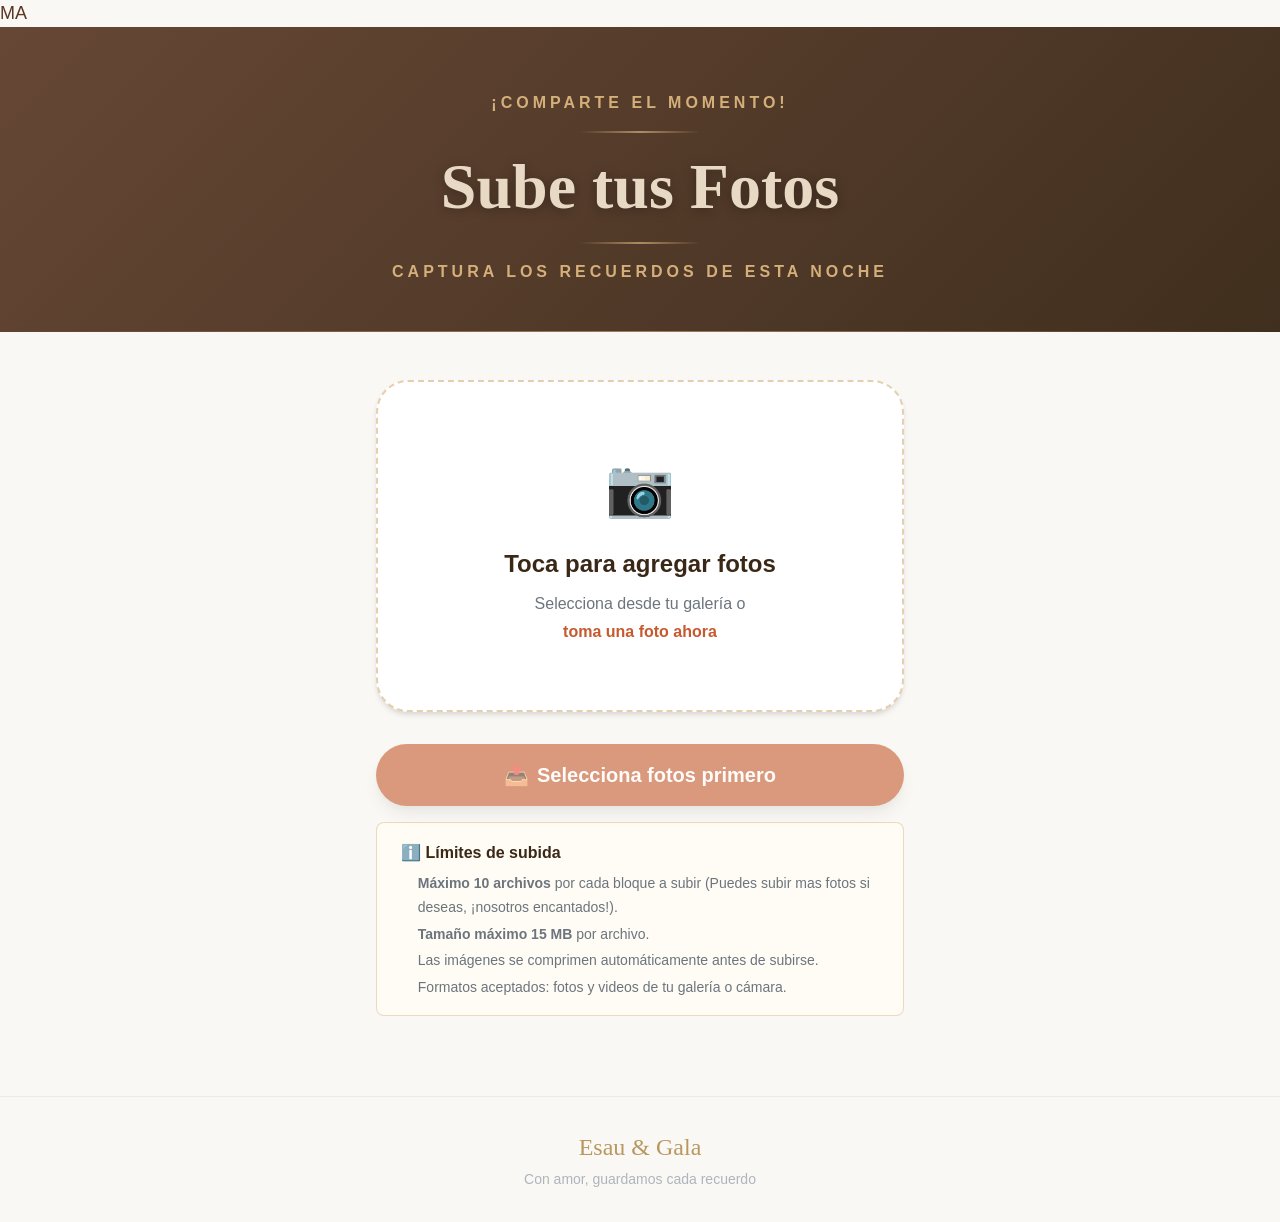
<file: index.html>
<!DOCTYPE html>
<html lang="es">
<head>
    <meta charset="UTF-8">
    <meta http-equiv="refresh" content="0; url=upload.html">
    <title>Redirigiendo...</title>
</head>
<body>
    <p>Redirigiendo... <a href="upload.html">Haz clic aquí si no redirige automáticamente</a></p>
</body>
</html>
</file>
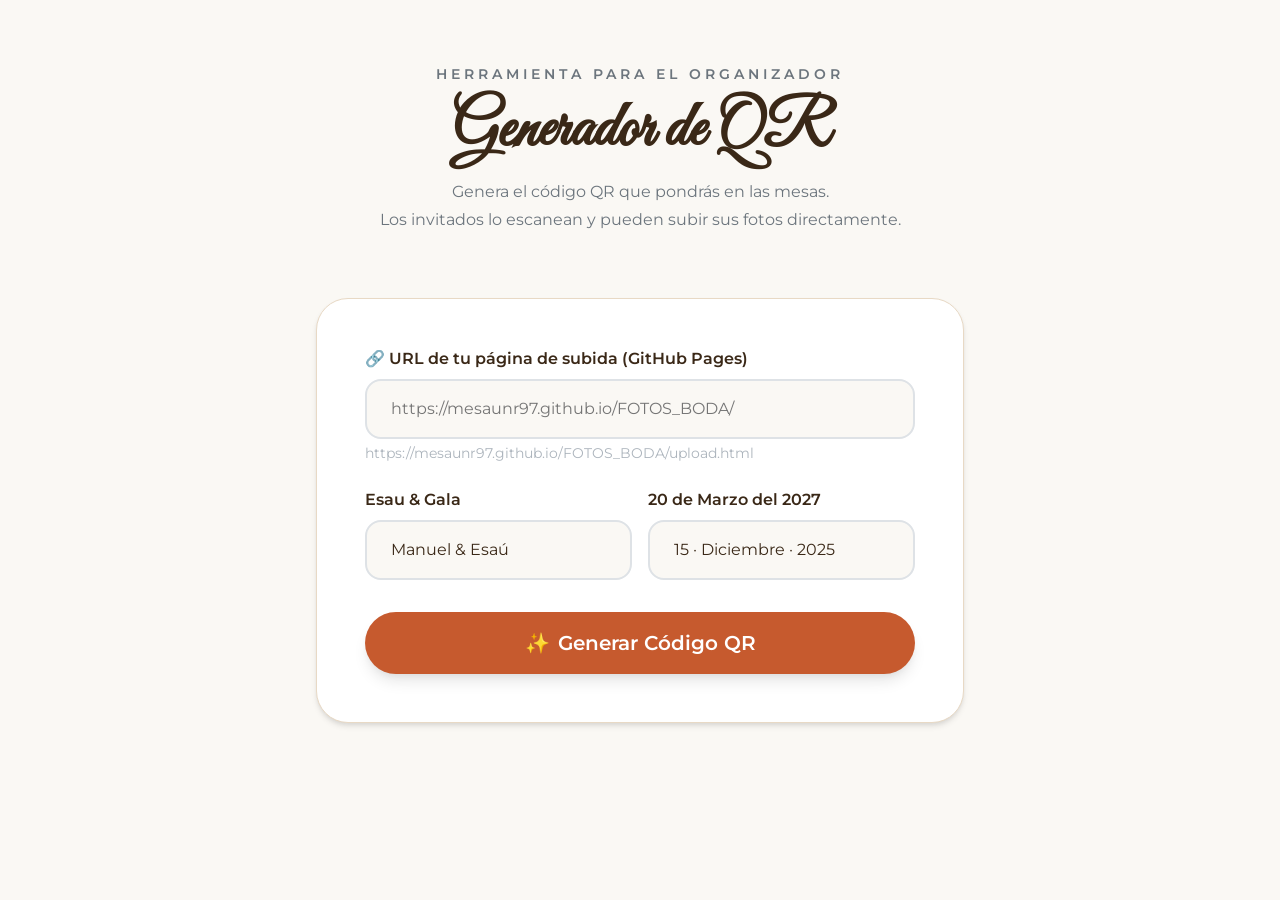
<file: qr.html>
<!DOCTYPE html>
<html lang="es">
<head>
    <meta charset="UTF-8">
    <meta name="viewport" content="width=device-width, initial-scale=1.0">
    <title>Generar QR — Fotos de la Boda</title>

    <!-- Google Fonts -->
    <link rel="preconnect" href="https://fonts.googleapis.com">
    <link rel="preconnect" href="https://fonts.gstatic.com" crossorigin>
    <link href="https://fonts.googleapis.com/css2?family=Great+Vibes&family=Montserrat:wght@300;400;600;700&display=swap" rel="stylesheet">

    <!-- CSS principal -->
    <link rel="stylesheet" href="Styles.css">

    <!-- Librería QR Code (local, no requiere internet) -->
    <script src="qrcode.min.js"></script>

    <style>
        body {
            background: #faf8f4;
            font-family: var(--font-family-primary);
        }

        .qr-page {
            max-width: 680px;
            margin: 0 auto;
            padding: var(--spacing-3xl) var(--spacing-md);
        }

        /* ── Encabezado ── */
        .qr-header {
            text-align: center;
            margin-bottom: var(--spacing-3xl);
        }

        .qr-header__eyebrow {
            font-size: var(--font-size-xs);
            letter-spacing: 4px;
            text-transform: uppercase;
            color: var(--color-gray-600);
            font-weight: var(--font-weight-semibold);
            margin-bottom: var(--spacing-sm);
        }

        .qr-header__title {
            font-family: var(--font-family-display);
            font-size: var(--font-size-3xl);
            color: var(--color-secondary-dark);
            margin-bottom: var(--spacing-sm);
        }

        .qr-header__desc {
            font-size: var(--font-size-sm);
            color: var(--color-gray-600);
            line-height: var(--line-height-relaxed);
        }

        /* ── Tarjeta de configuración ── */
        .qr-config-card {
            background: #ffffff;
            border-radius: var(--radius-2xl);
            border: 1px solid #e8d9c5;
            box-shadow: var(--shadow-md);
            padding: var(--spacing-2xl);
            margin-bottom: var(--spacing-2xl);
        }

        .qr-config-card__label {
            display: block;
            font-size: var(--font-size-sm);
            font-weight: var(--font-weight-semibold);
            color: var(--color-secondary-dark);
            margin-bottom: var(--spacing-sm);
        }

        .qr-config-card__input {
            width: 100%;
            padding: var(--spacing-md) var(--spacing-lg);
            border: 2px solid var(--color-gray-300);
            border-radius: var(--radius-lg);
            font-family: var(--font-family-primary);
            font-size: var(--font-size-sm);
            color: var(--color-secondary-dark);
            background: #faf8f4;
            transition: border-color var(--transition-fast);
            box-sizing: border-box;
        }

        .qr-config-card__input:focus {
            outline: none;
            border-color: var(--color-primary);
            background: #ffffff;
        }

        .qr-config-card__hint {
            font-size: var(--font-size-xs);
            color: var(--color-gray-500);
            margin-top: var(--spacing-xs);
        }

        .qr-config-card__row {
            display: grid;
            grid-template-columns: 1fr 1fr;
            gap: var(--spacing-md);
            margin-top: var(--spacing-lg);
        }

        @media (max-width: 480px) {
            .qr-config-card__row {
                grid-template-columns: 1fr;
            }
        }

        .qr-generate-btn {
            display: flex;
            align-items: center;
            justify-content: center;
            gap: var(--spacing-sm);
            width: 100%;
            margin-top: var(--spacing-xl);
            padding: var(--spacing-md) var(--spacing-xl);
            background: var(--color-primary);
            color: var(--color-white);
            border-radius: var(--radius-full);
            font-weight: var(--font-weight-semibold);
            font-size: var(--font-size-md);
            border: none;
            cursor: pointer;
            transition: all var(--transition-base);
            box-shadow: var(--shadow-lg);
            font-family: var(--font-family-primary);
        }

        .qr-generate-btn:hover {
            transform: translateY(-2px);
            box-shadow: var(--shadow-xl);
            background: var(--color-primary-dark);
        }

        .qr-generate-btn:active {
            transform: translateY(0);
        }

        /* ── Resultado del QR ── */
        .qr-result {
            display: none;
        }

        .qr-result--visible {
            display: block;
        }

        /* Tarjeta imprimible del QR */
        .qr-card {
            background: #ffffff;
            border-radius: var(--radius-2xl);
            border: 2px solid rgba(212,175,122,0.5);
            box-shadow: var(--shadow-xl);
            padding: var(--spacing-3xl) var(--spacing-2xl);
            text-align: center;
            margin-bottom: var(--spacing-xl);
            position: relative;
            overflow: hidden;
        }

        .qr-card::before {
            content: '';
            position: absolute;
            top: 0; left: 0; right: 0;
            height: 4px;
            background: linear-gradient(90deg, var(--color-primary), var(--color-accent), var(--color-primary));
        }

        .qr-card__top-label {
            font-size: var(--font-size-xs);
            letter-spacing: 4px;
            text-transform: uppercase;
            color: var(--color-gray-500);
            font-weight: var(--font-weight-semibold);
            margin-bottom: var(--spacing-sm);
        }

        .qr-card__title {
            font-family: var(--font-family-display);
            font-size: var(--font-size-2xl);
            color: var(--color-secondary-dark);
            margin-bottom: var(--spacing-xs);
        }

        .qr-card__subtitle {
            font-size: var(--font-size-sm);
            color: var(--color-gray-600);
            margin-bottom: var(--spacing-xl);
        }

        .qr-card__qr-wrapper {
            display: inline-block;
            padding: var(--spacing-lg);
            background: #fff;
            border-radius: var(--radius-xl);
            border: 2px solid rgba(212,175,122,0.4);
            margin-bottom: var(--spacing-xl);
            box-shadow: var(--shadow-md);
        }

        .qr-card__qr-wrapper canvas,
        .qr-card__qr-wrapper img {
            display: block;
            border-radius: var(--radius-md);
        }

        .qr-card__instruction {
            font-size: var(--font-size-md);
            color: var(--color-secondary);
            font-weight: var(--font-weight-semibold);
            margin-bottom: var(--spacing-xs);
        }

        .qr-card__instruction-detail {
            font-size: var(--font-size-sm);
            color: var(--color-gray-500);
            line-height: var(--line-height-relaxed);
        }

        .qr-card__divider {
            width: 80px;
            height: 2px;
            background: linear-gradient(90deg, transparent, var(--color-accent), transparent);
            margin: var(--spacing-lg) auto;
        }

        .qr-card__names {
            font-family: var(--font-family-display);
            font-size: var(--font-size-xl);
            color: var(--color-accent-dark);
        }

        .qr-card__date {
            font-size: var(--font-size-xs);
            color: var(--color-gray-500);
            letter-spacing: 3px;
            text-transform: uppercase;
            margin-top: var(--spacing-xs);
        }

        /* Botones de acción post-generación */
        .qr-actions {
            display: grid;
            grid-template-columns: 1fr 1fr;
            gap: var(--spacing-md);
            margin-bottom: var(--spacing-2xl);
        }

        @media (max-width: 480px) {
            .qr-actions {
                grid-template-columns: 1fr;
            }
        }

        .qr-action-btn {
            display: flex;
            align-items: center;
            justify-content: center;
            gap: var(--spacing-sm);
            padding: var(--spacing-md) var(--spacing-lg);
            border-radius: var(--radius-full);
            font-weight: var(--font-weight-semibold);
            font-size: var(--font-size-sm);
            cursor: pointer;
            transition: all var(--transition-base);
            font-family: var(--font-family-primary);
            border: none;
        }

        .qr-action-btn--primary {
            background: var(--color-secondary);
            color: var(--color-white);
            box-shadow: var(--shadow-md);
        }

        .qr-action-btn--primary:hover {
            background: var(--color-secondary-dark);
            transform: translateY(-2px);
            box-shadow: var(--shadow-lg);
        }

        .qr-action-btn--outline {
            background: transparent;
            color: var(--color-primary);
            border: 2px solid var(--color-primary);
        }

        .qr-action-btn--outline:hover {
            background: var(--color-primary);
            color: white;
        }

        /* URL generada */
        .qr-url-display {
            background: #faf8f4;
            border: 1px solid #e8d9c5;
            border-radius: var(--radius-lg);
            padding: var(--spacing-md) var(--spacing-lg);
            font-size: var(--font-size-xs);
            color: var(--color-primary);
            word-break: break-all;
            font-family: var(--font-family-monospace);
            text-align: center;
            margin-bottom: var(--spacing-2xl);
        }

        /* ── Estilos de impresión ── */
        @media print {
            .qr-header,
            .qr-config-card,
            .qr-actions,
            .qr-url-display,
            .no-print {
                display: none !important;
            }

            .qr-page {
                padding: 0;
                max-width: 100%;
            }

            .qr-result {
                display: block !important;
            }

            .qr-card {
                border: 2px solid #d4af7a;
                box-shadow: none;
                margin: 0;
                page-break-inside: avoid;
            }
        }
    </style>
</head>
<body>
    <div class="qr-page">

        <!-- Encabezado -->
        <header class="qr-header no-print">
            <p class="qr-header__eyebrow">Herramienta para el organizador</p>
            <h1 class="qr-header__title">Generador de QR</h1>
            <p class="qr-header__desc">
                Genera el código QR que pondrás en las mesas.<br>
                Los invitados lo escanean y pueden subir sus fotos directamente.
            </p>
        </header>

        <!-- Tarjeta de configuración -->
        <div class="qr-config-card no-print">
            <label class="qr-config-card__label" for="siteUrl">
                🔗 URL de tu página de subida (GitHub Pages)
            </label>
            <input
                type="url"
                id="siteUrl"
                class="qr-config-card__input"
                placeholder="https://mesaunr97.github.io/FOTOS_BODA/"
                autocomplete="off"
                spellcheck="false"
            >
            <p class="qr-config-card__hint">
                https://mesaunr97.github.io/FOTOS_BODA/upload.html
            </p>

            <div class="qr-config-card__row">
                <div>
                    <label class="qr-config-card__label" for="coupleNames">Esau & Gala </label>
                    <input
                        type="text"
                        id="coupleNames"
                        class="qr-config-card__input"
                        placeholder="Manuel &amp; Esaú"
                        value="Manuel &amp; Esaú"
                    >
                </div>
                <div>
                    <label class="qr-config-card__label" for="weddingDate"> 20 de Marzo del 2027 </label>
                    <input
                        type="text"
                        id="weddingDate"
                        class="qr-config-card__input"
                        placeholder="15 · Diciembre · 2025"
                        value="15 · Diciembre · 2025"
                    >
                </div>
            </div>

            <button class="qr-generate-btn" id="generateBtn">
                <span>✨</span>
                <span>Generar Código QR</span>
            </button>
        </div>

        <!-- Resultado -->
        <div class="qr-result" id="qrResult">

            <!-- URL generada (sin imprimir) -->
            <div class="qr-url-display no-print" id="qrUrlDisplay"></div>

            <!-- Tarjeta imprimible -->
            <div class="qr-card" id="qrCard">
                <p class="qr-card__top-label">Escanea y comparte tus fotos</p>
                <h2 class="qr-card__title" id="qrCardTitle">Manuel &amp; Esaú</h2>
                <p class="qr-card__subtitle">Captura los recuerdos de esta noche especial</p>

                <div class="qr-card__qr-wrapper">
                    <div id="qrContainer"></div>
                </div>

                <p class="qr-card__instruction">📷 Escanea con la cámara de tu celular</p>
                <p class="qr-card__instruction-detail">
                    Sube tus fotos directamente — sin apps, sin registro
                </p>

                <div class="qr-card__divider"></div>

                <p class="qr-card__names" id="qrCardNames">Manuel &amp; Esaú</p>
                <p class="qr-card__date" id="qrCardDate">15 · Diciembre · 2025</p>
            </div>

            <!-- Botones de acción -->
            <div class="qr-actions no-print">
                <button class="qr-action-btn qr-action-btn--primary" id="downloadBtn">
                    <span>⬇️</span> Descargar QR (PNG)
                </button>
                <button class="qr-action-btn qr-action-btn--outline" onclick="window.print()">
                    <span>🖨️</span> Imprimir QR
                </button>
            </div>

        </div>

    </div>

    <script>
        const generateBtn  = document.getElementById('generateBtn');
        const downloadBtn  = document.getElementById('downloadBtn');
        const qrResult     = document.getElementById('qrResult');
        const qrUrlDisplay = document.getElementById('qrUrlDisplay');
        const qrContainer  = document.getElementById('qrContainer');
        const qrCardTitle  = document.getElementById('qrCardTitle');
        const qrCardNames  = document.getElementById('qrCardNames');
        const qrCardDate   = document.getElementById('qrCardDate');

        let qrInstance = null; // guarda la instancia para poder regenerar

        generateBtn.addEventListener('click', generateQR);
        downloadBtn.addEventListener('click', downloadQR);

        function generateQR() {
            const url   = document.getElementById('siteUrl').value.trim();
            const names = document.getElementById('coupleNames').value.trim() || 'Los Novios';
            const date  = document.getElementById('weddingDate').value.trim();

            if (!url) {
                alert('Por favor ingresa la URL de tu página de GitHub Pages.');
                document.getElementById('siteUrl').focus();
                return;
            }

            if (!url.startsWith('http')) {
                alert('La URL debe comenzar con https://');
                document.getElementById('siteUrl').focus();
                return;
            }

            // Actualizar textos de la tarjeta
            qrCardTitle.textContent  = names;
            qrCardNames.textContent  = names;
            qrCardDate.textContent   = date;
            qrUrlDisplay.textContent = url;

            // Limpiar QR anterior si existe
            qrContainer.innerHTML = '';

            // Generar QR con qrcodejs — usa new QRCode(elemento, opciones)
            try {
                qrInstance = new QRCode(qrContainer, {
                    text:           url,
                    width:          280,
                    height:         280,
                    colorDark:      '#3a2817',
                    colorLight:     '#ffffff',
                    correctLevel:   QRCode.CorrectLevel.H
                });

                qrResult.classList.add('qr-result--visible');
                qrResult.scrollIntoView({ behavior: 'smooth', block: 'start' });

            } catch (err) {
                alert('Error al generar el QR: ' + err.message);
            }
        }

        function downloadQR() {
            const names = document.getElementById('coupleNames').value.trim() || 'boda';

            // qrcodejs genera un <canvas> y un <img> dentro del contenedor
            const qrImg = qrContainer.querySelector('img');
            const qrCvs = qrContainer.querySelector('canvas');

            // Preferir canvas (más nítido), fallback a img
            const source = qrCvs || qrImg;
            if (!source) {
                alert('Primero genera el QR.');
                return;
            }

            // Crear canvas de alta resolución con borde decorativo
            const size   = 600;
            const pad    = 48;
            const canvas = document.createElement('canvas');
            canvas.width  = size;
            canvas.height = size + 100;

            const ctx = canvas.getContext('2d');

            // Fondo blanco
            ctx.fillStyle = '#ffffff';
            ctx.fillRect(0, 0, canvas.width, canvas.height);

            // Borde dorado
            ctx.strokeStyle = '#d4af7a';
            ctx.lineWidth   = 4;
            ctx.beginPath();
            ctx.roundRect(8, 8, canvas.width - 16, canvas.height - 16, 16);
            ctx.stroke();

            // Dibujar el QR escalado
            ctx.drawImage(source, pad, pad, size - pad * 2, size - pad * 2);

            // Texto inferior
            ctx.fillStyle = '#5a3825';
            ctx.font      = 'bold 20px sans-serif';
            ctx.textAlign = 'center';
            ctx.fillText('Escanea y sube tus fotos', size / 2, size + 40);

            ctx.fillStyle = '#6c757d';
            ctx.font      = '16px sans-serif';
            ctx.fillText(names, size / 2, size + 70);

            // Descargar
            const link      = document.createElement('a');
            link.download   = 'QR-fotos-boda.png';
            link.href       = canvas.toDataURL('image/png');
            link.click();
        }
    </script>
</body>
</html>
</file>
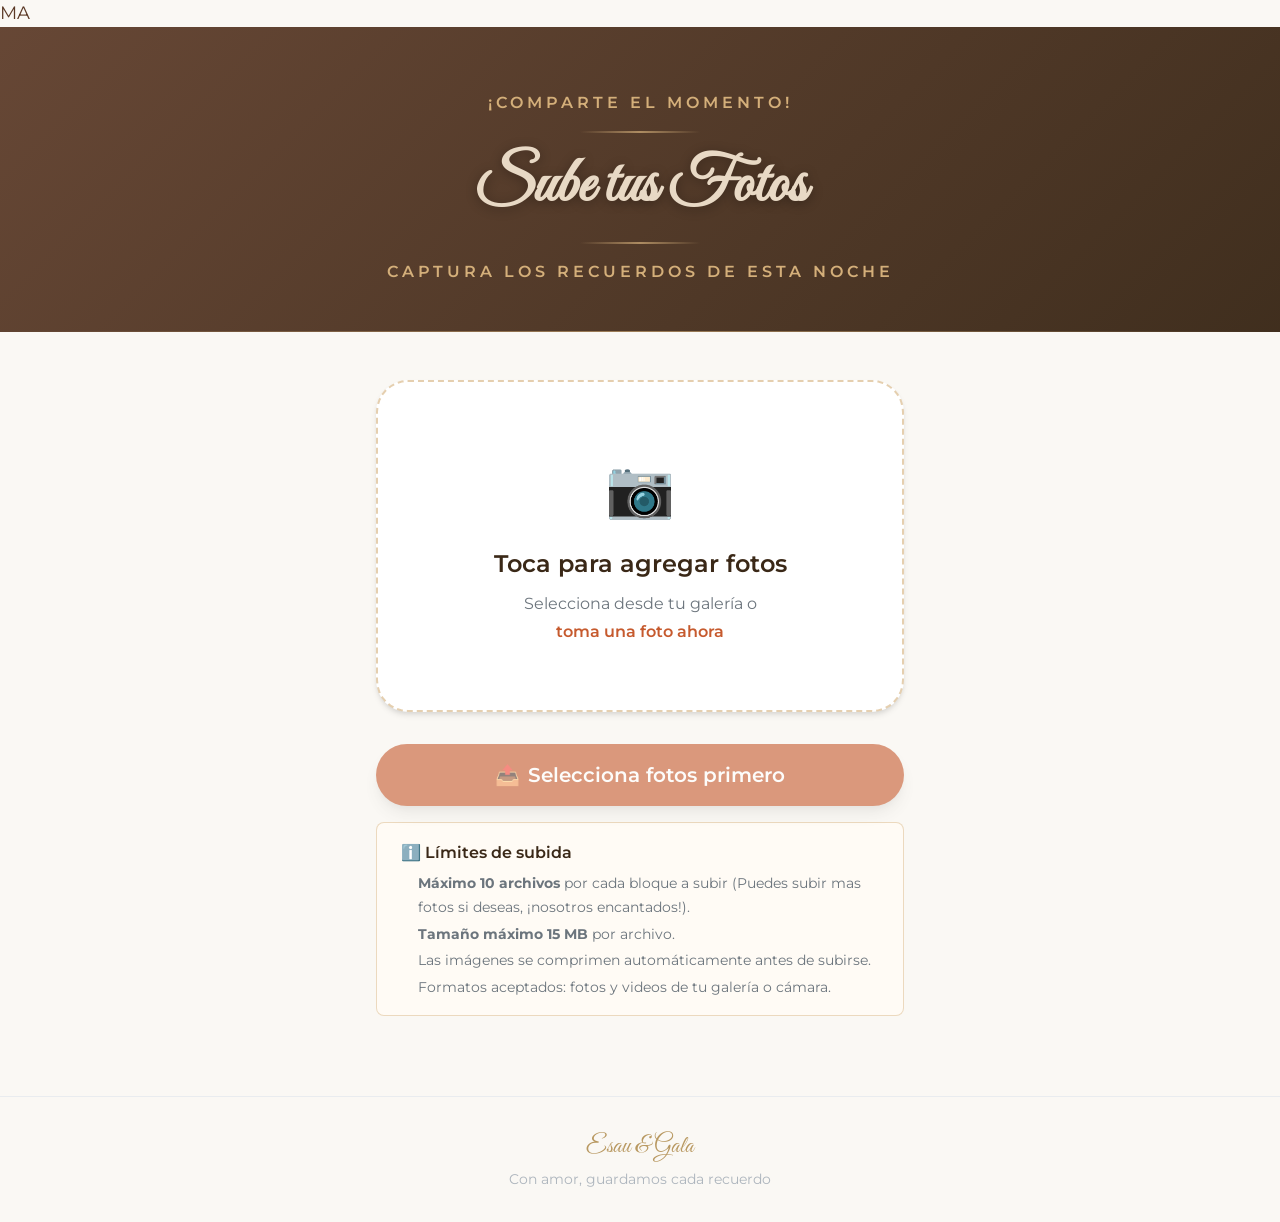
<file: upload.html>
MA<!DOCTYPE html>
<html lang="es">
<head>
    <meta charset="UTF-8">
    <meta name="viewport" content="width=device-width, initial-scale=1.0">
    <meta name="theme-color" content="#c65a2e">
    <meta name="description" content="Comparte tus fotos de la boda con los novios">
    <title>Comparte tus Fotos 📸</title>

    <!-- Google Fonts — mismo que el sitio principal -->
    <link rel="preconnect" href="https://fonts.googleapis.com">
    <link rel="preconnect" href="https://fonts.gstatic.com" crossorigin>
    <link href="https://fonts.googleapis.com/css2?family=Great+Vibes&family=Montserrat:wght@300;400;600;700&display=swap" rel="stylesheet">

    <!-- CSS principal del sitio (design system compartido) -->
    <link rel="stylesheet" href="Styles.css">

    <style>
        /* ── Estilos específicos de la página de subida ── */

        .upload-page {
            min-height: 100vh;
            display: flex;
            flex-direction: column;
            background-color: #faf8f4;
        }

        /* Hero compacto */
        .upload-hero {
            background: linear-gradient(
                135deg,
                rgba(90, 56, 37, 0.92) 0%,
                rgba(58, 40, 23, 0.97) 100%
            );
            padding: var(--spacing-3xl) var(--spacing-md) var(--spacing-2xl);
            text-align: center;
            position: relative;
            overflow: hidden;
        }

        .upload-hero::before {
            content: '';
            position: absolute;
            bottom: 0;
            left: 0;
            right: 0;
            height: 1px;
            background: linear-gradient(90deg, transparent, rgba(212,175,122,0.6), transparent);
        }

        .upload-hero__title {
            font-family: var(--font-family-display);
            font-size: var(--font-size-3xl);
            color: var(--color-accent-light);
            margin-bottom: var(--spacing-sm);
            text-shadow: 0 2px 12px rgba(0,0,0,0.3);
        }

        .upload-hero__subtitle {
            font-size: var(--font-size-sm);
            color: var(--color-accent);
            letter-spacing: 4px;
            text-transform: uppercase;
            font-weight: var(--font-weight-semibold);
        }

        .upload-hero__divider {
            width: 120px;
            height: 2px;
            background: linear-gradient(90deg, transparent, rgba(212,175,122,0.7), transparent);
            margin: var(--spacing-md) auto;
        }

        /* Sección principal de subida */
        .upload-section {
            flex: 1;
            padding: var(--spacing-2xl) var(--spacing-md);
            max-width: 560px;
            margin: 0 auto;
            width: 100%;
        }

        /* Zona de drop / selección */
        .upload-zone {
            border: 2px dashed rgba(212, 175, 122, 0.6);
            border-radius: var(--radius-2xl);
            background: #ffffff;
            padding: var(--spacing-3xl) var(--spacing-xl);
            text-align: center;
            cursor: pointer;
            transition: all var(--transition-base);
            box-shadow: var(--shadow-md);
            margin-bottom: var(--spacing-xl);
        }

        .upload-zone:hover,
        .upload-zone--active {
            border-color: var(--color-primary);
            background: rgba(198, 90, 46, 0.04);
            box-shadow: var(--shadow-xl);
            transform: translateY(-2px);
        }

        .upload-zone__icon {
            font-size: 3.5rem;
            display: block;
            margin-bottom: var(--spacing-md);
        }

        .upload-zone__title {
            font-size: var(--font-size-lg);
            font-weight: var(--font-weight-semibold);
            color: var(--color-secondary-dark);
            margin-bottom: var(--spacing-sm);
        }

        .upload-zone__hint {
            font-size: var(--font-size-sm);
            color: var(--color-gray-600);
            line-height: var(--line-height-relaxed);
        }

        .upload-zone__hint span {
            color: var(--color-primary);
            font-weight: var(--font-weight-semibold);
        }

        /* Input file oculto */
        #fileInput {
            display: none;
        }

        /* Preview grid */
        .preview-grid {
            display: grid;
            grid-template-columns: repeat(3, 1fr);
            gap: var(--spacing-sm);
            margin-bottom: var(--spacing-xl);
        }

        .preview-grid:empty {
            display: none;
        }

        .preview-item {
            position: relative;
            aspect-ratio: 1;
            border-radius: var(--radius-md);
            overflow: hidden;
            box-shadow: var(--shadow-sm);
            border: 2px solid rgba(212,175,122,0.3);
        }

        .preview-item img {
            width: 100%;
            height: 100%;
            object-fit: cover;
            display: block;
        }

        .preview-item__remove {
            position: absolute;
            top: 4px;
            right: 4px;
            width: 22px;
            height: 22px;
            border-radius: var(--radius-full);
            background: rgba(220, 53, 69, 0.9);
            color: white;
            font-size: 14px;
            line-height: 1;
            display: flex;
            align-items: center;
            justify-content: center;
            cursor: pointer;
            border: none;
            font-weight: bold;
            transition: all var(--transition-fast);
        }

        .preview-item__remove:hover {
            background: #dc3545;
            transform: scale(1.1);
        }

        .preview-item--uploading::after {
            content: '';
            position: absolute;
            inset: 0;
            background: rgba(255,255,255,0.6);
        }

        .preview-item--done::after {
            content: '✓';
            position: absolute;
            inset: 0;
            background: rgba(40, 167, 69, 0.7);
            color: white;
            font-size: 1.8rem;
            font-weight: bold;
            display: flex;
            align-items: center;
            justify-content: center;
        }

        .preview-item--error::after {
            content: '✕';
            position: absolute;
            inset: 0;
            background: rgba(220, 53, 69, 0.7);
            color: white;
            font-size: 1.8rem;
            font-weight: bold;
            display: flex;
            align-items: center;
            justify-content: center;
        }

        /* Contador de fotos seleccionadas */
        .upload-count {
            text-align: center;
            font-size: var(--font-size-sm);
            color: var(--color-secondary);
            margin-bottom: var(--spacing-md);
            font-weight: var(--font-weight-semibold);
        }

        .upload-count:empty { display: none; }

        /* Barra de progreso */
        .progress-container {
            display: none;
            margin-bottom: var(--spacing-xl);
        }

        .progress-container--visible {
            display: block;
        }

        .progress-label {
            display: flex;
            justify-content: space-between;
            font-size: var(--font-size-xs);
            color: var(--color-secondary);
            margin-bottom: var(--spacing-xs);
            font-weight: var(--font-weight-semibold);
        }

        .progress-bar-track {
            height: 8px;
            background: var(--color-gray-200);
            border-radius: var(--radius-full);
            overflow: hidden;
        }

        .progress-bar-fill {
            height: 100%;
            background: linear-gradient(90deg, var(--color-primary), var(--color-accent));
            border-radius: var(--radius-full);
            transition: width 0.4s ease;
            width: 0%;
        }

        /* Botón de subida — igual que .event-venue__link */
        .upload-btn {
            display: flex;
            align-items: center;
            justify-content: center;
            gap: var(--spacing-sm);
            width: 100%;
            padding: var(--spacing-md) var(--spacing-xl);
            background: var(--color-primary);
            color: var(--color-white);
            border-radius: var(--radius-full);
            font-weight: var(--font-weight-semibold);
            font-size: var(--font-size-md);
            border: none;
            cursor: pointer;
            transition: all var(--transition-base);
            box-shadow: var(--shadow-lg);
            font-family: var(--font-family-primary);
            margin-bottom: var(--spacing-md);
        }

        .upload-btn:hover:not(:disabled) {
            transform: translateY(-2px);
            box-shadow: var(--shadow-xl);
            background: var(--color-primary-dark);
        }

        .upload-btn:active:not(:disabled) {
            transform: translateY(0);
        }

        .upload-btn:disabled {
            opacity: 0.6;
            cursor: not-allowed;
        }

        .upload-btn--loading {
            background: var(--color-secondary);
        }

        /* Estado de éxito */
        .success-state {
            display: none;
            text-align: center;
            padding: var(--spacing-3xl) var(--spacing-xl);
            background: #ffffff;
            border-radius: var(--radius-2xl);
            border: 1px solid #e8d9c5;
            box-shadow: var(--shadow-xl);
        }

        .success-state--visible {
            display: block;
        }

        .success-state__heart {
            font-size: 4rem;
            display: block;
            margin-bottom: var(--spacing-lg);
            animation: heartbeat 1.5s ease-in-out infinite;
            filter: drop-shadow(0 4px 8px rgba(198, 90, 46, 0.3));
        }

        .success-state__title {
            font-family: var(--font-family-display);
            font-size: var(--font-size-2xl);
            color: var(--color-secondary-dark);
            margin-bottom: var(--spacing-md);
        }

        .success-state__text {
            font-size: var(--font-size-md);
            color: var(--color-secondary);
            line-height: var(--line-height-relaxed);
            margin-bottom: var(--spacing-xl);
        }

        .upload-again-btn {
            display: inline-flex;
            align-items: center;
            gap: var(--spacing-sm);
            padding: var(--spacing-sm) var(--spacing-xl);
            background: transparent;
            color: var(--color-primary);
            border: 2px solid var(--color-primary);
            border-radius: var(--radius-full);
            font-weight: var(--font-weight-semibold);
            font-size: var(--font-size-sm);
            cursor: pointer;
            transition: all var(--transition-base);
            font-family: var(--font-family-primary);
        }

        .upload-again-btn:hover {
            background: var(--color-primary);
            color: white;
        }

        /* Mensaje de error general */
        .error-msg {
            display: none;
            background: rgba(220, 53, 69, 0.1);
            border: 1px solid rgba(220, 53, 69, 0.3);
            border-radius: var(--radius-md);
            padding: var(--spacing-md);
            font-size: var(--font-size-sm);
            color: #dc3545;
            text-align: center;
            margin-bottom: var(--spacing-md);
        }

        .error-msg--visible { display: block; }

        /* Disclosure de límites */
        .upload-disclosure {
            background: #fffbf5;
            border: 1px solid rgba(212, 175, 122, 0.45);
            border-radius: var(--radius-md);
            padding: var(--spacing-md) var(--spacing-lg);
            margin-bottom: var(--spacing-xl);
            font-size: var(--font-size-xs);
            color: var(--color-gray-600);
            line-height: var(--line-height-relaxed);
        }

        .upload-disclosure__title {
            font-weight: var(--font-weight-semibold);
            color: var(--color-secondary-dark);
            display: flex;
            align-items: center;
            gap: var(--spacing-xs);
            margin-bottom: var(--spacing-xs);
            font-size: var(--font-size-sm);
        }

        .upload-disclosure ul {
            margin: 0;
            padding-left: 1.2em;
        }

        .upload-disclosure li {
            margin-bottom: 2px;
        }

        .upload-disclosure li:last-child {
            margin-bottom: 0;
        }

        /* Footer de la página */
        .upload-footer {
            text-align: center;
            padding: var(--spacing-xl) var(--spacing-md);
            font-size: var(--font-size-xs);
            color: var(--color-gray-500);
            border-top: 1px solid var(--color-gray-200);
        }

        .upload-footer__names {
            font-family: var(--font-family-display);
            font-size: var(--font-size-lg);
            color: var(--color-accent-dark);
            display: block;
            margin-bottom: var(--spacing-xs);
        }
    </style>
</head>
<body>
    <div class="upload-page">

        <!-- Hero compacto con nombres de los novios -->
        <header class="upload-hero">
            <p class="upload-hero__subtitle">¡Comparte el momento!</p>
            <div class="upload-hero__divider"></div>
            <h1 class="upload-hero__title">Sube tus Fotos</h1>
            <div class="upload-hero__divider"></div>
            <p class="upload-hero__subtitle">Captura los recuerdos de esta noche</p>
        </header>

        <!-- Sección de subida -->
        <main class="upload-section">

            <!-- Zona de selección de fotos -->
            <div class="upload-zone" id="uploadZone" role="button" tabindex="0" aria-label="Toca para seleccionar fotos">
                <span class="upload-zone__icon" aria-hidden="true">📷</span>
                <p class="upload-zone__title">Toca para agregar fotos</p>
                <p class="upload-zone__hint">
                    Selecciona desde tu galería o<br>
                    <span>toma una foto ahora</span>
                </p>
            </div>

            <!-- Input file oculto -->
            <input
                type="file"
                id="fileInput"
                accept="image/*"
                multiple
                aria-hidden="true"
            >

            <!-- Contador -->
            <p class="upload-count" id="uploadCount" aria-live="polite"></p>

            <!-- Preview grid -->
            <div class="preview-grid" id="previewGrid" aria-label="Vista previa de fotos seleccionadas"></div>

            <!-- Mensaje de error -->
            <div class="error-msg" id="errorMsg" role="alert"></div>

            <!-- Barra de progreso -->
            <div class="progress-container" id="progressContainer">
                <div class="progress-label">
                    <span id="progressText">Subiendo fotos...</span>
                    <span id="progressPercent">0%</span>
                </div>
                <div class="progress-bar-track">
                    <div class="progress-bar-fill" id="progressBarFill"></div>
                </div>
            </div>

            <!-- Botón de subir -->
            <button class="upload-btn" id="uploadBtn" disabled aria-label="Compartir fotos seleccionadas">
                <span>📤</span>
                <span id="uploadBtnText">Selecciona fotos primero</span>
            </button>

            <!-- Disclosure de límites -->
            <div class="upload-disclosure" role="note" aria-label="Información sobre los límites de subida">
                <p class="upload-disclosure__title">ℹ️ Límites de subida</p>
                <ul>
                    <li><strong>Máximo 10 archivos</strong> por cada bloque a subir (Puedes subir mas fotos si deseas, ¡nosotros encantados!).</li>
                    <li><strong>Tamaño máximo 15 MB</strong> por archivo.</li>
                    <li>Las imágenes se comprimen automáticamente antes de subirse.</li>
                    <li>Formatos aceptados: fotos y videos de tu galería o cámara.</li>
                </ul>
            </div>

            <!-- Estado de éxito (se muestra al terminar) -->
            <div class="success-state" id="successState" aria-live="assertive">
                <span class="success-state__heart" aria-hidden="true">❤️</span>
                <h2 class="success-state__title">¡Gracias!</h2>
                <p class="success-state__text" id="successText">
                    Tus fotos han sido guardadas.<br>
                    ¡Gracias por compartir este momento especial!
                </p>
                <button class="upload-again-btn" id="uploadAgainBtn" aria-label="Subir más fotos">
                    <span>➕</span> Subir más fotos
                </button>
            </div>

        </main>

        <!-- Footer -->
        <footer class="upload-footer">
            <span class="upload-footer__names">Esau &amp; Gala</span>
            Con amor, guardamos cada recuerdo
        </footer>

    </div>

    <script src="upload.js"></script>
</body>
</html>
</file>
<file: Styles.css>
/* ============================================================================
   WEDDING WEBSITE - PROFESSIONAL CSS ARCHITECTURE
   ============================================================================
   
   Author: Senior Developer
   Version: 2.0.0
   Architecture: BEM (Block Element Modifier)
   Approach: Mobile-First Responsive Design
   Performance: Optimized with will-change and GPU acceleration
   Accessibility: WCAG 2.1 AA Compliant
   
   Table of Contents:
   1. CSS Custom Properties (Design System)
   2. CSS Reset & Base Styles
   3. Utility Classes
   4. Layout Components
   5. UI Components
   6. Animations & Transitions
   7. Media Queries (Mobile-First)
   8. Print Styles
   
============================================================================ */

/* ============================================================================
   1. CSS CUSTOM PROPERTIES - DESIGN SYSTEM
   ============================================================================ */

:root {
    /* Color Palette - Rustic Wedding Theme */
    --color-primary: #c65a2e;
    --color-primary-light: #d4704a;
    --color-primary-dark: #a84a1e;
    --color-secondary: #5a3825;
    --color-secondary-light: #7a5035;
    --color-secondary-dark: #3a2817;
    --color-accent: #d4af7a;
    --color-accent-light: #e8d9c5;
    --color-accent-dark: #b89860;
    
    /* Neutral Colors */
    --color-white: #ffffff;
    --color-black: #000000;
    --color-gray-100: #f8f9fa;
    --color-gray-200: #e9ecef;
    --color-gray-300: #dee2e6;
    --color-gray-400: #ced4da;
    --color-gray-500: #adb5bd;
    --color-gray-600: #6c757d;
    --color-gray-700: #495057;
    --color-gray-800: #343a40;
    --color-gray-900: #212529;
    
    /* Semantic Colors */
    --color-success: #28a745;
    --color-error: #dc3545;
    --color-warning: #ffc107;
    --color-info: #17a2b8;
    
    /* Typography */
    --font-family-primary: 'Montserrat', -apple-system, BlinkMacSystemFont, 'Segoe UI', Roboto, 'Helvetica Neue', Arial, sans-serif;
    --font-family-display: 'Great Vibes', cursive;
    --font-family-monospace: 'Courier New', monospace;
    
    /* Font Sizes - Fluid Typography */
    --font-size-xs: clamp(0.75rem, 0.7rem + 0.25vw, 0.875rem);
    --font-size-sm: clamp(0.875rem, 0.8rem + 0.375vw, 1rem);
    --font-size-base: clamp(1rem, 0.9rem + 0.5vw, 1.125rem);
    --font-size-md: clamp(1.125rem, 1rem + 0.625vw, 1.25rem);
    --font-size-lg: clamp(1.25rem, 1.1rem + 0.75vw, 1.5rem);
    --font-size-xl: clamp(1.5rem, 1.3rem + 1vw, 2rem);
    --font-size-2xl: clamp(2rem, 1.7rem + 1.5vw, 3rem);
    --font-size-3xl: clamp(2.5rem, 2rem + 2.5vw, 4rem);
    --font-size-4xl: clamp(3rem, 2.5rem + 2.5vw, 5rem);
    
    /* Font Weights */
    --font-weight-light: 300;
    --font-weight-normal: 400;
    --font-weight-semibold: 600;
    --font-weight-bold: 700;
    
    /* Line Heights */
    --line-height-tight: 1.2;
    --line-height-normal: 1.5;
    --line-height-relaxed: 1.75;
    --line-height-loose: 2;
    
    /* Spacing Scale */
    --spacing-xs: 0.25rem;
    --spacing-sm: 0.5rem;
    --spacing-md: 1rem;
    --spacing-lg: 1.5rem;
    --spacing-xl: 2rem;
    --spacing-2xl: 3rem;
    --spacing-3xl: 4rem;
    --spacing-4xl: 6rem;
    --spacing-5xl: 8rem;
    
    /* Border Radius */
    --radius-sm: 0.25rem;
    --radius-md: 0.5rem;
    --radius-lg: 1rem;
    --radius-xl: 1.5rem;
    --radius-2xl: 2rem;
    --radius-full: 9999px;
    
    /* Shadows */
    --shadow-sm: 0 1px 2px 0 rgba(0, 0, 0, 0.05);
    --shadow-md: 0 4px 6px -1px rgba(0, 0, 0, 0.1), 0 2px 4px -1px rgba(0, 0, 0, 0.06);
    --shadow-lg: 0 10px 15px -3px rgba(0, 0, 0, 0.1), 0 4px 6px -2px rgba(0, 0, 0, 0.05);
    --shadow-xl: 0 20px 25px -5px rgba(0, 0, 0, 0.1), 0 10px 10px -5px rgba(0, 0, 0, 0.04);
    --shadow-2xl: 0 25px 50px -12px rgba(0, 0, 0, 0.25);
    
    /* Transitions */
    --transition-fast: 150ms cubic-bezier(0.4, 0, 0.2, 1);
    --transition-base: 300ms cubic-bezier(0.4, 0, 0.2, 1);
    --transition-slow: 500ms cubic-bezier(0.4, 0, 0.2, 1);
    --transition-bounce: 600ms cubic-bezier(0.68, -0.55, 0.265, 1.55);
    
    /* Z-Index Scale */
    --z-index-dropdown: 1000;
    --z-index-sticky: 1020;
    --z-index-fixed: 1030;
    --z-index-modal-backdrop: 1040;
    --z-index-modal: 1050;
    --z-index-popover: 1060;
    --z-index-tooltip: 1070;
    
    /* Breakpoints (for reference in JS) */
    --breakpoint-sm: 640px;
    --breakpoint-md: 768px;
    --breakpoint-lg: 1024px;
    --breakpoint-xl: 1280px;
    --breakpoint-2xl: 1536px;
    
    /* Container Max Widths */
    --container-sm: 640px;
    --container-md: 768px;
    --container-lg: 1024px;
    --container-xl: 1280px;
}

/* ============================================================================
   2. CSS RESET & BASE STYLES
   ============================================================================ */

/* Modern CSS Reset */
*,
*::before,
*::after {
    box-sizing: border-box;
    margin: 0;
    padding: 0;
}

/* Remove default margins and paddings */
html,
body,
div,
span,
applet,
object,
iframe,
h1,
h2,
h3,
h4,
h5,
h6,
p,
blockquote,
pre,
a,
abbr,
acronym,
address,
big,
cite,
code,
del,
dfn,
em,
img,
ins,
kbd,
q,
s,
samp,
small,
strike,
strong,
sub,
sup,
tt,
var,
b,
u,
i,
center,
dl,
dt,
dd,
ol,
ul,
li,
fieldset,
form,
label,
legend,
table,
caption,
tbody,
tfoot,
thead,
tr,
th,
td,
article,
aside,
canvas,
details,
embed,
figure,
figcaption,
footer,
header,
hgroup,
menu,
nav,
output,
ruby,
section,
summary,
time,
mark,
audio,
video {
    margin: 0;
    padding: 0;
    border: 0;
    font-size: 100%;
    font: inherit;
    vertical-align: baseline;
}

/* HTML5 display-role reset for older browsers */
article,
aside,
details,
figcaption,
figure,
footer,
header,
hgroup,
menu,
nav,
section {
    display: block;
}

/* Root element */
html {
    font-size: 16px;
    -webkit-font-smoothing: antialiased;
    -moz-osx-font-smoothing: grayscale;
    text-rendering: optimizeLegibility;
    scroll-behavior: smooth;
    height: 100%;
}

/* Body */
body {
    font-family: var(--font-family-primary);
    font-size: var(--font-size-base);
    font-weight: var(--font-weight-normal);
    line-height: var(--line-height-normal);
    color: var(--color-secondary);
    background-color: #faf8f4;
    min-height: 100vh;
    overflow-x: hidden;
    position: relative;
}

/* Lists */
ol,
ul {
    list-style: none;
}

/* Quotes */
blockquote,
q {
    quotes: none;
}

blockquote::before,
blockquote::after,
q::before,
q::after {
    content: '';
    content: none;
}

/* Tables */
table {
    border-collapse: collapse;
    border-spacing: 0;
}

/* Links */
a {
    color: inherit;
    text-decoration: none;
    background-color: transparent;
}

a:hover,
a:focus {
    text-decoration: underline;
}

/* Buttons */
button {
    font-family: inherit;
    font-size: 100%;
    line-height: inherit;
    color: inherit;
    background-color: transparent;
    border: none;
    cursor: pointer;
}

button:focus {
    outline: 2px solid var(--color-primary);
    outline-offset: 2px;
}

/* Images */
img,
picture,
video,
canvas,
svg {
    display: block;
    max-width: 100%;
    height: auto;
}

/* Form elements */
input,
button,
textarea,
select {
    font: inherit;
}

/* Remove default button styles */
button,
[type='button'],
[type='reset'],
[type='submit'] {
    -webkit-appearance: button;
}

/* Headings */
h1,
h2,
h3,
h4,
h5,
h6 {
    font-weight: var(--font-weight-bold);
    line-height: var(--line-height-tight);
    color: var(--color-secondary-dark);
}

/* Paragraphs */
p {
    margin-bottom: var(--spacing-md);
}

p:last-child {
    margin-bottom: 0;
}

/* Strong and bold */
strong,
b {
    font-weight: var(--font-weight-bold);
}

/* Emphasis and italic */
em,
i {
    font-style: italic;
}

/* ============================================================================
   3. UTILITY CLASSES
   ============================================================================ */

/* Screen Reader Only */
.sr-only {
    position: absolute;
    width: 1px;
    height: 1px;
    padding: 0;
    margin: -1px;
    overflow: hidden;
    clip: rect(0, 0, 0, 0);
    white-space: nowrap;
    border-width: 0;
}

/* Skip Link for Accessibility */
.skip-link {
    position: absolute;
    top: -40px;
    left: 0;
    background: var(--color-primary);
    color: var(--color-white);
    padding: var(--spacing-sm) var(--spacing-md);
    text-decoration: none;
    z-index: var(--z-index-tooltip);
    transition: top var(--transition-fast);
}

.skip-link:focus {
    top: 0;
    outline: 2px solid var(--color-white);
    outline-offset: 2px;
}

/* Focus Visible */
:focus-visible {
    outline: 2px solid var(--color-primary);
    outline-offset: 2px;
}

/* Reduced Motion */
@media (prefers-reduced-motion: reduce) {
    *,
    *::before,
    *::after {
        animation-duration: 0.01ms !important;
        animation-iteration-count: 1 !important;
        transition-duration: 0.01ms !important;
        scroll-behavior: auto !important;
    }
}

/* High Contrast Mode */
@media (prefers-contrast: high) {
    :root {
        --color-primary: #a84a1e;
        --color-secondary: #000000;
    }
}

/* Dark Mode Support */
@media (prefers-color-scheme: dark) {
    /* Dark mode styles can be added here if needed */
}

/* Container */
.container {
    width: 100%;
    margin-left: auto;
    margin-right: auto;
    padding-left: var(--spacing-md);
    padding-right: var(--spacing-md);
}

@media (min-width: 640px) {
    .container {
        max-width: var(--container-sm);
    }
}

@media (min-width: 768px) {
    .container {
        max-width: var(--container-md);
    }
}

@media (min-width: 1024px) {
    .container {
        max-width: var(--container-lg);
    }
}

@media (min-width: 1280px) {
    .container {
        max-width: var(--container-xl);
    }
}

/* ============================================================================
   4. LAYOUT COMPONENTS
   ============================================================================ */

/* Loading Screen */
.loading {
    position: fixed;
    top: 0;
    left: 0;
    width: 100%;
    height: 100%;
    background: linear-gradient(
        135deg,
        rgba(232, 217, 197, 0.98) 0%,
        rgba(212, 175, 122, 0.95) 100%
    );
    backdrop-filter: blur(20px);
    display: flex;
    justify-content: center;
    align-items: center;
    z-index: var(--z-index-modal);
    transition: opacity var(--transition-slow), visibility var(--transition-slow), transform var(--transition-slow);
}

.loading.hidden {
    opacity: 0;
    visibility: hidden;
    transform: scale(1.1);
}

.loading__content {
    text-align: center;
}

.loading__heart {
    font-size: clamp(3rem, 5vw, 4rem);
    animation: heartbeat 1.5s ease-in-out infinite;
    filter: drop-shadow(0 4px 8px rgba(198, 90, 46, 0.3));
}

@keyframes heartbeat {
    0%,
    100% {
        transform: scale(1);
    }
    25% {
        transform: scale(1.2);
    }
    50% {
        transform: scale(1);
    }
}

.loading__text {
    margin-top: var(--spacing-lg);
    font-size: var(--font-size-lg);
    color: var(--color-secondary);
    font-weight: var(--font-weight-semibold);
}

/* Music Player */
.music-player {
    position: fixed;
    bottom: var(--spacing-xl);
    right: var(--spacing-xl);
    z-index: var(--z-index-fixed);
}

.music-player__btn {
    width: 60px;
    height: 60px;
    border-radius: var(--radius-full);
    background: linear-gradient(
        135deg,
        rgba(198, 90, 46, 0.95) 0%,
        rgba(212, 175, 122, 0.95) 100%
    );
    backdrop-filter: blur(10px);
    color: var(--color-white);
    display: flex;
    align-items: center;
    justify-content: center;
    box-shadow: var(--shadow-xl);
    transition: all var(--transition-base);
    border: 2px solid rgba(255, 255, 255, 0.3);
}

.music-player__btn:hover {
    transform: scale(1.1);
    box-shadow: var(--shadow-2xl);
}

.music-player__btn:active {
    transform: scale(0.95);
}

.music-player__btn[aria-pressed='true'] {
    animation: pulse 2s ease-in-out infinite;
}

@keyframes pulse {
    0%,
    100% {
        box-shadow: 0 0 0 0 rgba(198, 90, 46, 0.7);
    }
    50% {
        box-shadow: 0 0 0 15px rgba(198, 90, 46, 0);
    }
}

.music-player__icon {
    font-size: var(--font-size-xl);
}

/* Hero Section */
.hero {
    min-height: 100vh;
    min-height: 100dvh;
    display: flex;
    flex-direction: column;
    align-items: center;
    justify-content: center;
    position: relative;
    padding: clamp(24px, 4vh, 48px) var(--spacing-md) clamp(120px, 16vh, 180px);
    text-align: center;
    overflow: hidden;
    background-image: url('../IMG/portada.jpg');
    background-size: cover;
    background-position: center;
    background-repeat: no-repeat;
}

.hero__overlay {
    position: absolute;
    top: 0;
    left: 0;
    right: 0;
    bottom: 0;
    background: radial-gradient(
        circle at center,
        rgba(232, 217, 197, 0.3) 0%,
        rgba(232, 217, 197, 0.6) 100%
    );
    z-index: 1;
    pointer-events: none;
}

.hero__content {
    position: relative;
    z-index: 2;
    max-width: 800px;
    width: min(100%, 800px);
    display: flex;
    flex-direction: column;
    align-items: center;
    gap: clamp(12px, 2vh, 24px);
}

.hero__decorative-line {
    width: clamp(150px, 40vw, 200px);
    height: 2px;
    background: linear-gradient(
        90deg,
        transparent 0%,
        rgba(212, 175, 122, 0.8) 50%,
        transparent 100%
    );
    margin: var(--spacing-lg) auto;
    filter: blur(0.5px);
}

.hero__title {
    font-family: var(--font-family-display);
    font-size: var(--font-size-4xl);
    font-weight: var(--font-weight-bold);
    color: var(--color-secondary-dark);
    margin: clamp(8px, 1.5vh, 18px) 0;
    text-shadow: 0 4px 20px rgba(0, 0, 0, 0.3);
    letter-spacing: 3px;
    display: flex;
    flex-wrap: wrap;
    align-items: center;
    justify-content: center;
    gap: var(--spacing-md);
}

.hero__name {
    display: inline-block;
}

.hero__ampersand {
    font-size: 0.8em;
    opacity: 0.9;
}

.hero__subtitle {
    font-size: var(--font-size-xl);
    font-weight: var(--font-weight-light);
    color: var(--color-secondary);
    margin: clamp(4px, 1.2vh, 12px) 0;
    letter-spacing: 6px;
    text-transform: uppercase;
    opacity: 0.95;
}

/* Hero Verse */
.hero__verse {
    max-width: 600px;
    margin: clamp(12px, 2vh, 24px) auto;
    padding: clamp(16px, 2.4vh, 24px) clamp(18px, 3vw, 32px);
    background: rgba(255, 255, 255, 0.1);
    backdrop-filter: blur(10px);
    border-radius: var(--radius-xl);
    border: 1px solid rgba(212, 175, 122, 0.2);
    box-shadow: var(--shadow-md);
}

.hero__verse-text {
    font-size: var(--font-size-md);
    font-style: italic;
    color: var(--color-secondary-dark);
    line-height: var(--line-height-relaxed);
    margin: 0 0 var(--spacing-sm) 0;
    text-align: center;
    font-weight: var(--font-weight-light);
}

.hero__verse-cite {
    display: block;
    font-size: var(--font-size-sm);
    color: var(--color-primary);
    text-align: center;
    font-style: normal;
    font-weight: var(--font-weight-semibold);
    margin-top: var(--spacing-sm);
}

/* Countdown */
.countdown-wrapper {
    position: relative;
    display: block;
    width: min(100%, 760px);
    margin: clamp(12px, 2.2vh, 28px) auto 0;
    padding: 28px 32px;
}

.countdown {
    font-size: var(--font-size-md);
    width: 100%;
    max-width: 100%;
    padding: clamp(16px, 2.8vh, 28px) clamp(14px, 2.5vw, 32px);
    background: rgba(255, 255, 255, 0.15);
    backdrop-filter: blur(20px);
    border-radius: var(--radius-2xl);
    border: 1px solid rgba(212, 175, 122, 0.3);
    display: block;
    box-shadow: var(--shadow-xl);
    position: relative;
    z-index: 1;
}

.countdown__flower {
    position: absolute;
    font-size: clamp(2rem, 4vw, 2.8rem);
    opacity: 0.8;
    filter: drop-shadow(0 3px 10px rgba(0, 0, 0, 0.25));
    z-index: 0;
}

.countdown__flower--top-left {
    top: -10px;
    left: -10px;
    animation: floatFlower 3s ease-in-out infinite;
    animation-delay: 0s;
}

.countdown__flower--top-right {
    top: -10px;
    right: -10px;
    animation: floatFlower 3.5s ease-in-out infinite;
    animation-delay: 0.5s;
}

.countdown__flower--bottom-left {
    bottom: -10px;
    left: -10px;
    animation: floatFlower 3.2s ease-in-out infinite;
    animation-delay: 1s;
}

.countdown__flower--bottom-right {
    bottom: -10px;
    right: -10px;
    animation: floatFlower 3.8s ease-in-out infinite;
    animation-delay: 1.5s;
}

.countdown__flower--left {
    top: 50%;
    left: -12px;
    transform: translateY(-50%);
    animation: floatFlowerSide 3.3s ease-in-out infinite;
    animation-delay: 0.8s;
}

.countdown__flower--right {
    top: 50%;
    right: -12px;
    transform: translateY(-50%);
    animation: floatFlowerSide 3.6s ease-in-out infinite;
    animation-delay: 1.2s;
}

@keyframes floatFlower {
    0%,
    100% {
        transform: translateY(0) rotate(0deg);
    }
    50% {
        transform: translateY(-10px) rotate(5deg);
    }
}

@keyframes floatFlowerSide {
    0%,
    100% {
        transform: translateY(-50%) translateX(0) rotate(0deg);
    }
    50% {
        transform: translateY(-50%) translateX(-5px) rotate(-5deg);
    }
}

/* Scroll Indicator */
.scroll-indicator {
    position: absolute;
    bottom: max(20px, env(safe-area-inset-bottom));
    left: 50%;
    transform: translateX(-50%);
    font-size: var(--font-size-2xl);
    color: var(--color-secondary);
    animation: bounce 2s ease-in-out infinite;
    cursor: pointer;
    background: none;
    border: none;
    padding: var(--spacing-sm);
    z-index: 2;
    opacity: 0.7;
    transition: opacity var(--transition-base);
}

.scroll-indicator:hover {
    opacity: 1;
}

@keyframes bounce {
    0%,
    20%,
    50%,
    80%,
    100% {
        transform: translateX(-50%) translateY(0);
    }
    40% {
        transform: translateX(-50%) translateY(-20px);
    }
    60% {
        transform: translateX(-50%) translateY(-10px);
    }
}

/* Continue in next part... */

/* Made with Bob */

/* ============================================================================
   5. UI COMPONENTS - SECTIONS
   ============================================================================ */

/* Section Base */
.section {
    padding: var(--spacing-4xl) var(--spacing-md);
    position: relative;
    opacity: 0;
    transform: translateY(50px) scale(0.95);
    transition: all 1s cubic-bezier(0.16, 1, 0.3, 1);
}

.section.animate-in {
    opacity: 1;
    transform: translateY(0) scale(1);
}

.section__container {
    max-width: var(--container-lg);
    margin: 0 auto;
    display: flex;
    flex-direction: column;
    align-items: center;
}

.section__title {
    font-family: var(--font-family-display);
    font-size: var(--font-size-3xl);
    font-weight: var(--font-weight-bold);
    color: var(--color-secondary-dark);
    text-align: center;
    margin-bottom: var(--spacing-lg);
    letter-spacing: 2px;
    width: 100%;
    position: relative;
}

.section__divider {
    width: 80px;
    height: 3px;
    background: linear-gradient(
        90deg,
        transparent 0%,
        var(--color-accent) 50%,
        transparent 100%
    );
    margin: 0 auto var(--spacing-2xl);
}

.section__subtitle {
    text-align: center;
    font-size: var(--font-size-lg);
    color: var(--color-secondary);
    margin-bottom: var(--spacing-2xl);
    font-weight: var(--font-weight-light);
}

.section__text {
    font-size: var(--font-size-md);
    line-height: var(--line-height-relaxed);
    color: var(--color-secondary-dark);
    text-align: center;
    max-width: 700px;
    margin: 0 auto var(--spacing-2xl);
}

/* Story Section */
.section--story {
    background: #ffffff;
    border-radius: var(--radius-2xl);
    border: 1px solid #e8d9c5;
    box-shadow: var(--shadow-md);
    margin: var(--spacing-2xl) var(--spacing-md);
}

.section__text--story {
    font-size: var(--font-size-lg);
    font-weight: var(--font-weight-normal);
    text-shadow: 0 1px 2px rgba(255, 255, 255, 0.5);
}

/* Gallery Section */
.section--gallery {
    background: #ffffff;
    border-radius: var(--radius-2xl);
    border: 1px solid #e8d9c5;
    box-shadow: var(--shadow-md);
    margin: var(--spacing-2xl) var(--spacing-md);
}

/* Carousel */
.carousel {
    position: relative;
    max-width: 980px;
    margin: 0 auto;
    padding: 0 var(--spacing-4xl);
}

.carousel__viewport {
    overflow: hidden;
    border-radius: var(--radius-2xl);
    box-shadow: var(--shadow-2xl);
    width: 100%;
    position: relative;
    background: rgba(255, 255, 255, 0.35);
}

.carousel__track {
    display: flex;
    transition: transform var(--transition-slow);
    will-change: transform;
}

.carousel__slide {
    min-width: 100%;
    max-width: 100%;
    flex-shrink: 0;
    display: flex;
    justify-content: center;
    align-items: center;
    padding: clamp(12px, 2vw, 24px);
}

.carousel__image {
    width: 100%;
    height: clamp(320px, 65vw, 720px);
    object-fit: contain;
    object-position: center;
    display: block;
    border-radius: calc(var(--radius-2xl) - 8px);
    background: linear-gradient(180deg, rgba(255,255,255,0.9), rgba(247, 238, 225, 0.92));
}

.carousel__image:hover {
    filter: brightness(1.05) contrast(1.05);
}

.carousel__btn {
    position: absolute;
    top: 50%;
    transform: translateY(-50%);
    width: 50px;
    height: 50px;
    border-radius: var(--radius-full);
    background: rgba(255, 255, 255, 0.9);
    backdrop-filter: blur(10px);
    color: var(--color-secondary);
    font-size: var(--font-size-2xl);
    display: flex;
    align-items: center;
    justify-content: center;
    box-shadow: var(--shadow-lg);
    transition: all var(--transition-base);
    z-index: 10;
    border: 2px solid rgba(212, 175, 122, 0.3);
    cursor: pointer;
    overflow: hidden;
}

.carousel__btn:hover {
    background: rgba(255, 255, 255, 1);
    transform: translateY(-50%) scale(1.1);
    box-shadow: var(--shadow-xl);
}

.carousel__btn:active {
    transform: translateY(-50%) scale(0.95);
}

.carousel__btn--prev {
    left: -60px;
}

.carousel__btn--next {
    right: -60px;
}

@media (max-width: 768px) {
    .carousel {
        max-width: 100%;
        padding: 0 var(--spacing-2xl);
    }
    
    .carousel__slide {
        padding: 12px;
    }
    
    .carousel__image {
        height: clamp(260px, 78vw, 520px);
    }
    
    .carousel__btn--prev {
        left: 10px;
    }
    
    .carousel__btn--next {
        right: 10px;
    }
}

.carousel__indicators {
    display: flex;
    justify-content: center;
    gap: var(--spacing-sm);
    margin-top: var(--spacing-xl);
}

.carousel__indicator {
    width: 12px;
    height: 12px;
    border-radius: var(--radius-full);
    background: rgba(90, 56, 37, 0.3);
    border: 2px solid transparent;
    transition: all var(--transition-base);
    padding: 0;
}

.carousel__indicator:hover {
    background: rgba(90, 56, 37, 0.5);
    transform: scale(1.2);
}

.carousel__indicator--active,
.carousel__indicator[aria-selected='true'] {
    background: var(--color-secondary);
    border-color: var(--color-accent);
    transform: scale(1.3);
}

/* Event Section */
.section--event {
    background: #ffffff;
    border-radius: var(--radius-2xl);
    border: 1px solid #e8d9c5;
    box-shadow: var(--shadow-md);
    margin: var(--spacing-4xl) var(--spacing-md);
}

.event-date {
    text-align: center;
    margin-bottom: var(--spacing-3xl);
}

.event-date__icon {
    width: clamp(60px, 10vw, 80px);
    height: auto;
    margin: 0 auto var(--spacing-md);
}

.event-date__text {
    font-family: var(--font-family-display);
    font-size: var(--font-size-2xl);
    color: var(--color-secondary-dark);
    font-weight: var(--font-weight-bold);
}

.event-venues {
    display: grid;
    grid-template-columns: 1fr;
    gap: var(--spacing-2xl);
    margin-bottom: var(--spacing-2xl);
}

@media (min-width: 768px) {
    .event-venues {
        grid-template-columns: repeat(2, 1fr);
    }
}

.event-venue {
    text-align: center;
    padding: var(--spacing-xl);
    background: #faf8f4;
    border-radius: var(--radius-xl);
    border: 1px solid #e8d9c5;
    transition: all var(--transition-base);
}

.event-venue:hover {
    transform: translateY(-5px);
    box-shadow: var(--shadow-xl);
    background: rgba(255, 255, 255, 0.7);
}

.event-venue__icon {
    width: clamp(80px, 15vw, 100px);
    height: auto;
    margin: 0 auto var(--spacing-md);
}

.event-venue__title {
    font-size: var(--font-size-xl);
    color: var(--color-secondary-dark);
    margin-bottom: var(--spacing-sm);
    font-weight: var(--font-weight-bold);
}

.event-venue__time {
    font-size: var(--font-size-lg);
    color: var(--color-primary);
    font-weight: var(--font-weight-semibold);
    margin-bottom: var(--spacing-sm);
}

.event-venue__name {
    font-size: var(--font-size-md);
    color: var(--color-secondary);
    margin-bottom: var(--spacing-lg);
}

.event-venue__link {
    display: inline-flex;
    align-items: center;
    gap: var(--spacing-sm);
    padding: var(--spacing-sm) var(--spacing-lg);
    background: var(--color-primary);
    color: var(--color-white);
    border-radius: var(--radius-full);
    font-weight: var(--font-weight-semibold);
    text-decoration: none;
    transition: all var(--transition-base);
    box-shadow: var(--shadow-md);
}

.event-venue__link:hover {
    transform: translateY(-2px);
    box-shadow: var(--shadow-lg);
    text-decoration: none;
}

.event-venue__link:active {
    transform: translateY(0);
}

.event-venue__link-icon {
    font-size: var(--font-size-lg);
}

.event-message {
    text-align: center;
    font-size: var(--font-size-lg);
    color: var(--color-secondary-dark);
    font-style: italic;
    max-width: 600px;
    margin: 0 auto;
    line-height: var(--line-height-relaxed);
}

/* Dress Code Section - Tarjeta individual */
.section--dress-code {
    background: #ffffff;
    border-radius: var(--radius-2xl);
    border: 1px solid #e8d9c5;
    box-shadow: var(--shadow-md);
    margin: var(--spacing-4xl) var(--spacing-md);
}

/* Gifts Section - Tarjeta individual */
.section--gifts {
    background: #ffffff;
    border-radius: var(--radius-2xl);
    border: 1px solid #e8d9c5;
    box-shadow: var(--shadow-md);
    margin: var(--spacing-4xl) var(--spacing-md);
}

.gifts {
    display: grid;
    grid-template-columns: 1fr;
    gap: var(--spacing-xl);
    max-width: 800px;
    margin: 0 auto;
}

@media (min-width: 768px) {
    .gifts {
        grid-template-columns: repeat(2, 1fr);
    }
}

.gift-card {
    padding: var(--spacing-2xl);
    background: #faf8f4;
    border-radius: var(--radius-xl);
    border: 1px solid #e8d9c5;
    text-align: center;
    transition: all var(--transition-base);
    box-shadow: var(--shadow-sm);
}

.gift-card:hover {
    transform: translateY(-10px) scale(1.02);
    box-shadow: var(--shadow-xl);
    background: rgba(255, 255, 255, 0.8);
}

.gift-card__icon {
    font-size: clamp(3rem, 8vw, 4rem);
    display: block;
    margin-bottom: var(--spacing-lg);
}

.gift-card__title {
    font-size: var(--font-size-xl);
    color: var(--color-secondary-dark);
    margin-bottom: var(--spacing-md);
    font-weight: var(--font-weight-bold);
}

.gift-card__text {
    font-size: var(--font-size-md);
    color: var(--color-secondary);
    line-height: var(--line-height-relaxed);
}

/* Footer */
.footer {
    background: linear-gradient(
        135deg,
        rgba(90, 56, 37, 0.95) 0%,
        rgba(58, 40, 23, 0.98) 100%
    );
    backdrop-filter: blur(10px);
    color: var(--color-accent);
    text-align: center;
    padding: var(--spacing-4xl) var(--spacing-md);
    position: relative;
    overflow: hidden;
}

.footer::before {
    content: '';
    position: absolute;
    top: 0;
    left: 0;
    right: 0;
    height: 1px;
    background: linear-gradient(
        90deg,
        transparent 0%,
        rgba(212, 175, 122, 0.5) 50%,
        transparent 100%
    );
}

.footer__content {
    max-width: 600px;
    margin: 0 auto;
}

.footer__names {
    font-family: var(--font-family-display);
    font-size: var(--font-size-3xl);
    color: var(--color-accent-light);
    margin-bottom: var(--spacing-md);
    font-weight: var(--font-weight-bold);
    display: flex;
    align-items: center;
    justify-content: center;
    gap: var(--spacing-md);
    flex-wrap: wrap;
}

.footer__name {
    background: linear-gradient(
        45deg,
        var(--color-accent-light) 0%,
        var(--color-accent) 50%,
        var(--color-accent-light) 100%
    );
    background-size: 200% auto;
    -webkit-background-clip: text;
    -webkit-text-fill-color: transparent;
    background-clip: text;
    animation: textShine 5s ease-in-out infinite;
}

.footer__ampersand {
    color: var(--color-accent);
    opacity: 1;
    -webkit-text-fill-color: var(--color-accent);
    font-size: 0.8em;
}

.footer__date {
    font-size: var(--font-size-lg);
    color: var(--color-accent);
    margin-bottom: var(--spacing-xl);
    font-weight: var(--font-weight-semibold);
}

.footer__quote {
    font-size: var(--font-size-md);
    font-style: italic;
    color: var(--color-accent-light);
    line-height: var(--line-height-relaxed);
    border-top: 1px solid rgba(212, 175, 122, 0.3);
    padding-top: var(--spacing-xl);
}

.footer__quote cite {
    display: block;
    margin-top: var(--spacing-sm);
    font-size: var(--font-size-sm);
    font-style: normal;
    opacity: 0.8;
}

/* ============================================================================
   6. ANIMATIONS & TRANSITIONS
   ============================================================================ */

/* Ripple Effect */
.ripple {
    position: absolute;
    border-radius: var(--radius-full);
    background: rgba(255, 255, 255, 0.6);
    transform: scale(0);
    animation: ripple-animation 0.6s ease-out;
    pointer-events: none;
}

@keyframes ripple-animation {
    to {
        transform: scale(4);
        opacity: 0;
    }
}

/* Fade In Animations */
@keyframes fadeIn {
    from {
        opacity: 0;
        transform: translateY(20px);
    }
    to {
        opacity: 1;
        transform: translateY(0);
    }
}

@keyframes fadeInScale {
    from {
        opacity: 0;
        transform: scale(0.9);
    }
    to {
        opacity: 1;
        transform: scale(1);
    }
}

/* Slide Animations */
@keyframes slideInLeft {
    from {
        opacity: 0;
        transform: translateX(-50px);
    }
    to {
        opacity: 1;
        transform: translateX(0);
    }
}

@keyframes slideInRight {
    from {
        opacity: 0;
        transform: translateX(50px);
    }
    to {
        opacity: 1;
        transform: translateX(0);
    }
}

/* Flip Animation */
@keyframes flipIn {
    0% {
        transform: perspective(400px) rotateX(90deg);
        opacity: 0;
    }
    40% {
        transform: perspective(400px) rotateX(-10deg);
    }
    70% {
        transform: perspective(400px) rotateX(10deg);
    }
    100% {
        transform: perspective(400px) rotateX(0deg);
        opacity: 1;
    }
}

/* ============================================================================
   7. RESPONSIVE DESIGN - MEDIA QUERIES (Mobile-First)
   ============================================================================ */

/* Small devices (landscape phones, 640px and up) */
@media (min-width: 640px) {
    .hero__title {
        font-size: var(--font-size-4xl);
    }
    
    .section {
        padding: var(--spacing-5xl) var(--spacing-lg);
    }
    
    .carousel {
        padding: 0 var(--spacing-4xl);
    }
}

/* Medium devices (tablets, 768px and up) */
@media (min-width: 768px) {
    .music-player {
        bottom: var(--spacing-2xl);
        right: var(--spacing-2xl);
    }
    
    .scroll-top {
        bottom: var(--spacing-2xl);
        left: var(--spacing-2xl);
    }
    
    .hero {
        padding: clamp(32px, 5vh, 72px) var(--spacing-lg) clamp(130px, 18vh, 200px);
    }
    
    .section__title {
        font-size: var(--font-size-4xl);
    }
}

/* Large devices (desktops, 1024px and up) */
@media (min-width: 1024px) {
    .section {
        margin: var(--spacing-3xl) auto;
        max-width: 1200px;
    }
    
    .section--story,
    .section--gallery,
    .section--event,
    .section--gifts {
        margin: var(--spacing-3xl) auto;
    }
}

/* Extra large devices (large desktops, 1280px and up) */
@media (min-width: 1280px) {
    .container {
        padding-left: var(--spacing-xl);
        padding-right: var(--spacing-xl);
    }
}

/* ============================================================================
   8. PRINT STYLES
   ============================================================================ */

@media print {
    *,
    *::before,
    *::after {
        background: transparent !important;
        color: #000 !important;
        box-shadow: none !important;
        text-shadow: none !important;
    }
    
    a,
    a:visited {
        text-decoration: underline;
    }
    
    a[href]::after {
        content: ' (' attr(href) ')';
    }
    
    abbr[title]::after {
        content: ' (' attr(title) ')';
    }
    
    img {
        page-break-inside: avoid;
    }
    
    p,
    h2,
    h3 {
        orphans: 3;
        widows: 3;
    }
    
    h2,
    h3 {
        page-break-after: avoid;
    }
    
    .loading,
    .music-player,
    .scroll-top,
    .progress-bar,
    .scroll-indicator,
    .carousel__btn,
    .carousel__indicators {
        display: none !important;
    }
}

/* ============================================================================
   END OF STYLESHEET
   ============================================================================ */

/* Countdown Grid Styles */
.countdown__grid {
    display: flex;
    align-items: center;
    justify-content: center;
    gap: var(--spacing-sm);
    flex-wrap: wrap;
}

.countdown__item {
    display: flex;
    flex-direction: column;
    align-items: center;
    gap: var(--spacing-xs);
}

.countdown__number {
    font-size: clamp(2rem, 5vw, 3rem);
    font-weight: var(--font-weight-bold);
    color: var(--color-secondary-dark);
    line-height: 1;
    min-width: 60px;
    text-align: center;
}

.countdown__label {
    font-size: var(--font-size-sm);
    color: var(--color-secondary);
    text-transform: uppercase;
    letter-spacing: 1px;
    font-weight: var(--font-weight-semibold);
}

.countdown__separator {
    font-size: clamp(2rem, 5vw, 3rem);
    font-weight: var(--font-weight-bold);
    color: var(--color-accent);
    line-height: 1;
    margin: 0 var(--spacing-xs);
}

.countdown__message {
    font-size: var(--font-size-xl);
    color: var(--color-primary);
    font-weight: var(--font-weight-bold);
    text-align: center;
    padding: var(--spacing-lg);
}

@media (max-width: 640px) {
    .hero {
        justify-content: flex-start;
        padding-top: clamp(24px, 5vh, 40px);
        padding-bottom: 140px;
    }

    .hero__title {
        font-size: clamp(3.2rem, 14vw, 5rem);
        letter-spacing: 1px;
        gap: 8px;
    }

    .hero__subtitle {
        font-size: clamp(1.1rem, 6vw, 1.8rem);
        letter-spacing: 4px;
    }

    .hero__verse {
        width: 100%;
    }

    .hero__verse-text {
        font-size: clamp(1.1rem, 4.8vw, 1.4rem);
    }

    .countdown-wrapper {
        width: 100%;
        padding: 18px 12px;
    }

    .countdown {
        border-radius: 24px;
    }

    .countdown__separator {
        display: none;
    }
    
    .countdown__grid {
        gap: var(--spacing-md);
    }

    .countdown__number {
        font-size: clamp(1.8rem, 9vw, 2.7rem);
        min-width: 52px;
    }

    .countdown__label {
        font-size: 0.75rem;
    }

    .countdown__flower {
        font-size: 1.7rem;
    }

    .scroll-indicator {
        bottom: 16px;
    }
}

/* Gift Card Link */
.gift-card__link {
    display: inline-block;
    margin-top: var(--spacing-lg);
    padding: var(--spacing-sm) var(--spacing-xl);
    background: var(--color-primary);
    color: var(--color-white);
    border-radius: var(--radius-full);
    font-weight: var(--font-weight-semibold);
    text-decoration: none;
    transition: all var(--transition-base);
    box-shadow: var(--shadow-sm);
    font-size: var(--font-size-sm);
}

.gift-card__link:hover {
    transform: translateY(-2px);
    box-shadow: var(--shadow-md);
    text-decoration: none;
    background: var(--color-primary-dark);
}

.gift-card__link:active {
    transform: translateY(0);
}

/* ============================================================================
   ADVANCED ANIMATIONS & DECORATIONS
   ============================================================================ */

/* Floating Animation for Decorative Elements */
@keyframes float {
    0%, 100% {
        transform: translateY(0px) rotate(0deg);
    }
    50% {
        transform: translateY(-20px) rotate(5deg);
    }
}

@keyframes floatReverse {
    0%, 100% {
        transform: translateY(0px) rotate(0deg);
    }
    50% {
        transform: translateY(-15px) rotate(-5deg);
    }
}

/* Shimmer Effect */
@keyframes shimmer {
    0% {
        background-position: -1000px 0;
    }
    100% {
        background-position: 1000px 0;
    }
}

/* Glow Pulse */
@keyframes glowPulse {
    0%, 100% {
        box-shadow: 0 0 20px rgba(212, 175, 122, 0.3),
                    0 0 40px rgba(212, 175, 122, 0.2),
                    0 0 60px rgba(212, 175, 122, 0.1);
    }
    50% {
        box-shadow: 0 0 30px rgba(212, 175, 122, 0.5),
                    0 0 60px rgba(212, 175, 122, 0.3),
                    0 0 90px rgba(212, 175, 122, 0.2);
    }
}

/* Scale Pulse */
@keyframes scalePulse {
    0%, 100% {
        transform: scale(1);
    }
    50% {
        transform: scale(1.05);
    }
}

/* Rotate Slow */
@keyframes rotateSlow {
    from {
        transform: rotate(0deg);
    }
    to {
        transform: rotate(360deg);
    }
}

/* Slide In Animations */
@keyframes slideInFromLeft {
    from {
        opacity: 0;
        transform: translateX(-100px);
    }
    to {
        opacity: 1;
        transform: translateX(0);
    }
}

@keyframes slideInFromRight {
    from {
        opacity: 0;
        transform: translateX(100px);
    }
    to {
        opacity: 1;
        transform: translateX(0);
    }
}

@keyframes slideInFromBottom {
    from {
        opacity: 0;
        transform: translateY(100px);
    }
    to {
        opacity: 1;
        transform: translateY(0);
    }
}

/* Enhanced Section Titles */
.section__title {
    position: relative;
    display: inline-block;
}

/* Countdown with Glow */
.countdown {
    animation: glowPulse 4s ease-in-out infinite;
}

/* Shimmer Effect on Hover — simplified, no pseudo-element */
.gift-card,
.event-venue {
    position: relative;
    overflow: hidden;
}

/* Enhanced Hero Decorative Line */
.hero__decorative-line {
    position: relative;
    overflow: hidden;
}

.hero__decorative-line::after {
    content: '';
    position: absolute;
    top: 0;
    left: -100%;
    width: 100%;
    height: 100%;
    background: linear-gradient(
        90deg,
        transparent 0%,
        rgba(255, 255, 255, 0.5) 50%,
        transparent 100%
    );
    animation: shimmer 4s ease-in-out infinite;
}

/* Staggered Animation for Cards */
.gift-card:nth-child(1) {
    animation: slideInFromBottom 0.8s ease-out 0.2s both;
}

.gift-card:nth-child(2) {
    animation: slideInFromBottom 0.8s ease-out 0.4s both;
}

.event-venue:nth-child(1) {
    animation: slideInFromLeft 0.8s ease-out 0.3s both;
}

.event-venue:nth-child(2) {
    animation: slideInFromRight 0.8s ease-out 0.3s both;
}

/* Enhanced Carousel Buttons */
.carousel__btn::before {
    content: '';
    position: absolute;
    top: 50%;
    left: 50%;
    width: 0;
    height: 0;
    border-radius: 50%;
    background: rgba(212, 175, 122, 0.3);
    transform: translate(-50%, -50%);
    transition: width 0.6s ease, height 0.6s ease;
}

.carousel__btn:hover::before {
    width: 200%;
    height: 200%;
}

/* Scroll Indicator Enhanced */
.scroll-indicator {
    position: relative;
}

.scroll-indicator::before {
    content: '';
    position: absolute;
    bottom: -10px;
    left: 50%;
    transform: translateX(-50%);
    width: 2px;
    height: 30px;
    background: linear-gradient(
        to bottom,
        var(--color-secondary) 0%,
        transparent 100%
    );
    animation: scrollLine 2s ease-in-out infinite;
}

@keyframes scrollLine {
    0%, 100% {
        opacity: 0;
        transform: translateX(-50%) translateY(0);
    }
    50% {
        opacity: 1;
        transform: translateX(-50%) translateY(10px);
    }
}

/* Enhanced Music Player Button */
.music-player__btn {
    position: relative;
}

.music-player__btn::after {
    content: '';
    position: absolute;
    top: 50%;
    left: 50%;
    width: 100%;
    height: 100%;
    border: 2px solid rgba(212, 175, 122, 0.5);
    border-radius: 50%;
    transform: translate(-50%, -50%);
    animation: rippleOut 2s ease-out infinite;
}

@keyframes rippleOut {
    0% {
        width: 100%;
        height: 100%;
        opacity: 1;
    }
    100% {
        width: 150%;
        height: 150%;
        opacity: 0;
    }
}

/* Text Gradient Animation */
.hero__title {
    color: var(--color-secondary-dark);
}

.hero__name {
    background: linear-gradient(
        45deg,
        var(--color-secondary-dark) 0%,
        var(--color-primary) 50%,
        var(--color-secondary-dark) 100%
    );
    background-size: 200% auto;
    -webkit-background-clip: text;
    -webkit-text-fill-color: transparent;
    background-clip: text;
    animation: textShine 5s ease-in-out infinite;
}

.hero__ampersand {
    color: var(--color-primary);
    opacity: 1;
    -webkit-text-fill-color: var(--color-primary);
}

@keyframes textShine {
    0%, 100% {
        background-position: 0% center;
    }
    50% {
        background-position: 100% center;
    }
}
</file>
